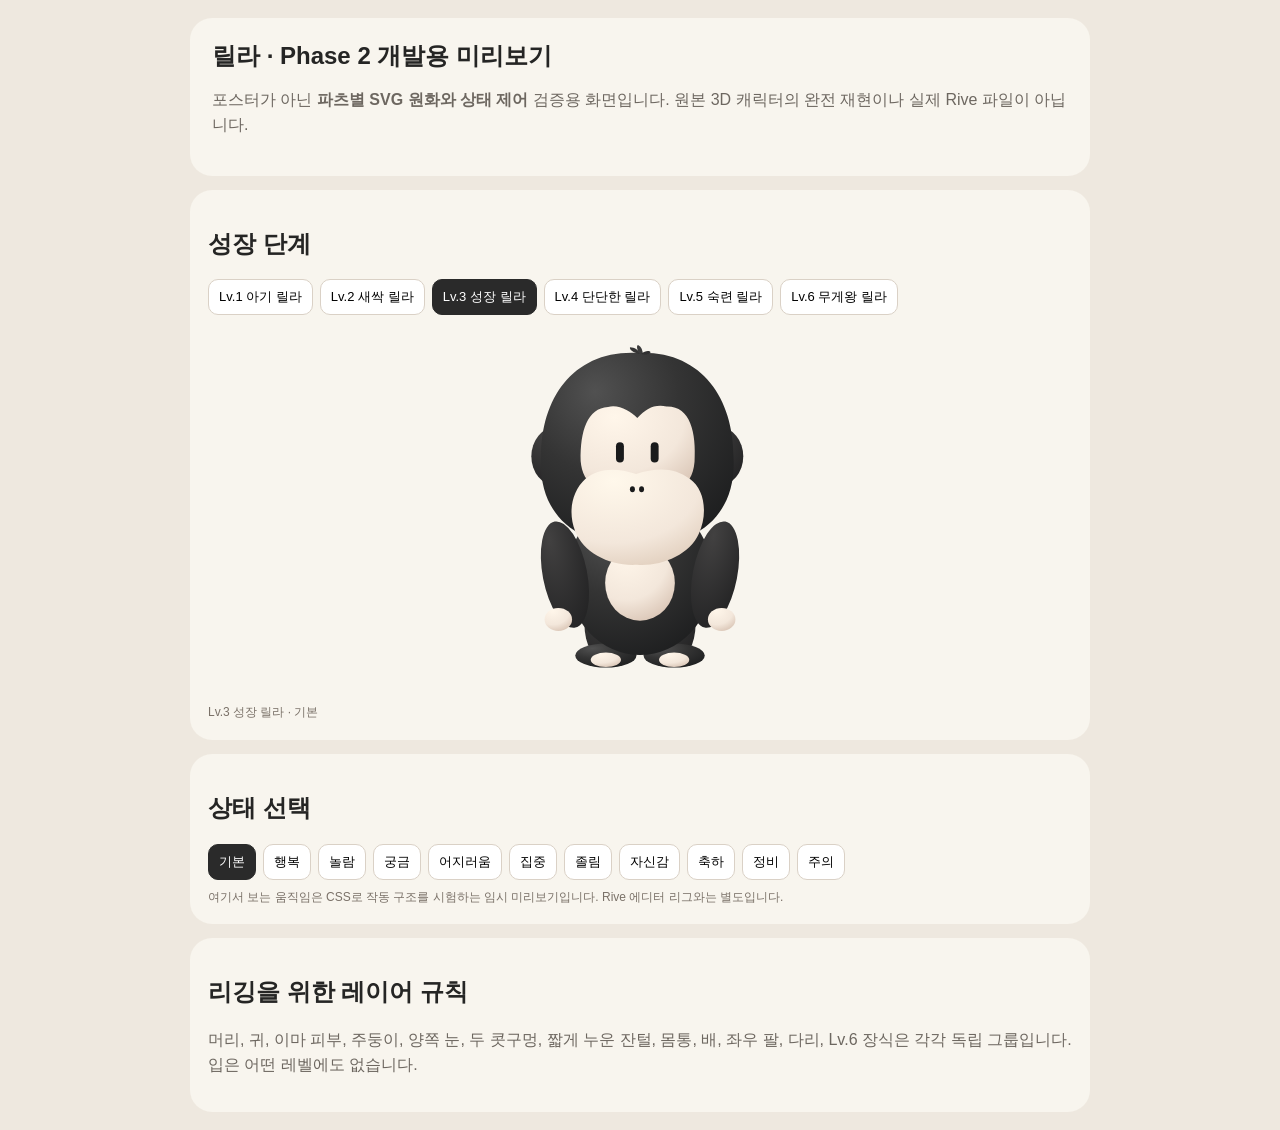
<file: assets/lila/lila_motion_preview.html>
<!doctype html><html lang="ko"><head><meta charset="utf-8"><meta name="viewport" content="width=device-width,initial-scale=1"><title>릴라 Phase 2 · 파츠와 모션 검증</title>
<style>
:root{font-family:-apple-system,BlinkMacSystemFont,"Apple SD Gothic Neo","Malgun Gothic",sans-serif;color:#252524;background:#eee8df}
*{box-sizing:border-box}body{margin:0;padding:18px}main{max-width:900px;margin:auto}
h1{font-size:24px;margin:0}p{color:#6d6760;line-height:1.55}.hero{padding:22px;background:#f8f5ee;border-radius:22px}
.panel{background:#f8f5ee;border-radius:22px;margin-top:14px;padding:18px}.flex{display:flex;flex-wrap:wrap;gap:7px}
button{cursor:pointer;font:inherit;font-size:13px;border:1px solid #dad1c6;background:white;border-radius:10px;padding:8px 10px}
button[aria-pressed=true]{background:#2a2a2a;color:white;border-color:#2a2a2a}
.stage{height:380px;display:flex;justify-content:center;align-items:center;position:relative;overflow:hidden}
.artwork{position:absolute;width:min(360px,100%);height:100%}.artwork svg{width:100%;height:100%;overflow:visible}
.symbol{position:absolute;font-size:46px;top:25px;right:20%;color:#ed9d48;transform:rotate(7deg);font-weight:850}
.stage [id^="body_torso"],.stage [id^="belly_skin"]{transform-origin:300px 440px;animation:breathe 3.4s ease-in-out infinite}
.stage [id="head_group"]{transform-box:fill-box;transform-origin:50% 75%;animation:tilt 5.5s ease-in-out infinite}
.stage [id^="eye_"]{transform-box:fill-box;transform-origin:center;animation:blink 5.8s infinite}
.stage[data-mood="sleepy"] [id^="eye_"]{transform:scaleY(.35);animation:none}
.stage[data-mood="focus"] [id^="eye_"]{transform:scaleY(.75);animation:none}
.stage[data-mood="happy"] [id^="eye_"]{transform:scaleY(.5) rotate(10deg);animation:none}
.stage[data-mood="surprise"] [id^="eye_"]{transform:scale(1.25);animation:none}
.stage[data-mood="celebrate"] .artwork svg{animation:hop .65s ease-in-out infinite alternate}
.stage[data-mood="dizzy"] .artwork svg{animation:wobble .9s ease-in-out infinite alternate}
.stage[data-mood="repairing"] [id="arm_right"]{transform-box:fill-box;transform-origin:50% 15%;animation:fix 1s ease-in-out infinite alternate}
.note{font-size:12px;margin:8px 0 0;color:#7a7168}
@keyframes breathe{50%{transform:scale(1.013,.985)}}
@keyframes blink{0%,40%,44%,100%{transform:scaleY(1)}42%{transform:scaleY(.06)}}
@keyframes tilt{33%{rotate:-1.8deg}70%{rotate:1.8deg}}
@keyframes hop{50%{transform:translateY(-14px)}}
@keyframes wobble{50%{transform:rotate(-3deg)}}
@keyframes fix{50%{transform:rotate(12deg)}}
@media(prefers-reduced-motion:reduce){*,*:before,*:after{animation:none!important;transition:none!important}}
</style></head><body><main>
<section class="hero"><h1>릴라 · Phase 2 개발용 미리보기</h1><p>포스터가 아닌 <strong>파츠별 SVG 원화와 상태 제어</strong> 검증용 화면입니다. 원본 3D 캐릭터의 완전 재현이나 실제 Rive 파일이 아닙니다.</p></section>
<section class="panel"><h2>성장 단계</h2><div class="flex" id="levels"><button type="button" class="level" data-level="1" aria-pressed="false">Lv.1 아기 릴라</button><button type="button" class="level" data-level="2" aria-pressed="false">Lv.2 새싹 릴라</button><button type="button" class="level" data-level="3" aria-pressed="true">Lv.3 성장 릴라</button><button type="button" class="level" data-level="4" aria-pressed="false">Lv.4 단단한 릴라</button><button type="button" class="level" data-level="5" aria-pressed="false">Lv.5 숙련 릴라</button><button type="button" class="level" data-level="6" aria-pressed="false">Lv.6 무게왕 릴라</button></div>
<div class="stage" id="stage" data-mood="idle"><div class="artwork" data-art="1" style="display:none"><svg xmlns="http://www.w3.org/2000/svg" viewBox="0 0 600 620" width="600" height="620" aria-label="릴라 아기 릴라" data-level="1" data-role="lila-layered-artwork">
  
<defs>
  <radialGradient id="furGrad_level1" cx="36%" cy="23%" r="89%" fx="28%" fy="20%">
    <stop offset="0%" stop-color="#515151"/>
    <stop offset="45%" stop-color="#343434"/>
    <stop offset="100%" stop-color="#1B1C1D"/>
  </radialGradient>
  <radialGradient id="furDark_level1" cx="30%" cy="15%" r="98%">
    <stop offset="0%" stop-color="#424141"/>
    <stop offset="100%" stop-color="#222223"/>
  </radialGradient>
  <radialGradient id="skinGrad_level1" cx="30%" cy="12%" r="98%">
    <stop offset="0%" stop-color="#FFF6EA"/>
    <stop offset="62%" stop-color="#F3E7DB"/>
    <stop offset="100%" stop-color="#D8C3B3"/>
  </radialGradient>
  <radialGradient id="skinMuzzle_level1" cx="32%" cy="12%" r="100%">
    <stop offset="0%" stop-color="#FFF8EB"/>
    <stop offset="65%" stop-color="#F3E7DB"/>
    <stop offset="100%" stop-color="#DFCCBA"/>
  </radialGradient>
  <linearGradient id="gold_level1" x1="0%" y1="0%" x2="100%" y2="100%">
    <stop offset="0%" stop-color="#FFE6A7"/>
    <stop offset="45%" stop-color="#E4AE50"/>
    <stop offset="100%" stop-color="#B27B2B"/>
  </linearGradient>
  <linearGradient id="capeRed_level1" x1="0%" y1="0%" x2="100%" y2="100%">
    <stop offset="0%" stop-color="#C84943"/>
    <stop offset="100%" stop-color="#8C2424"/>
  </linearGradient>
</defs>
  <g id="character_root">
    
    <g id="leg_left" data-pivot="230,461"><ellipse cx="218" cy="514" rx="67" ry="47" fill="url(#furDark_level1)"/></g>
        <g id="leg_right" data-pivot="370,461"><ellipse cx="382" cy="514" rx="67" ry="47" fill="url(#furDark_level1)"/></g>
        <g id="foot_left" data-pivot="218,530"><ellipse cx="197" cy="534" rx="34" ry="21" fill="url(#skinGrad_level1)"/></g>
        <g id="foot_right" data-pivot="382,530"><ellipse cx="403" cy="534" rx="34" ry="21" fill="url(#skinGrad_level1)"/></g>
    <g id="body_torso"><ellipse cx="300" cy="429" rx="106" ry="116" fill="url(#furGrad_level1)"/></g>
    <g id="belly_skin"><ellipse cx="300" cy="440" rx="50.9" ry="55.7" fill="url(#skinGrad_level1)"/></g>
    <g id="arm_left" data-pivot="191.2,359"><ellipse cx="191.2" cy="426" rx="31" ry="76" transform="rotate(-11 191.2 426)" fill="url(#furDark_level1)"/><ellipse cx="180.2" cy="489.1" rx="19.2" ry="16.1" fill="url(#skinGrad_level1)"/></g>
    <g id="arm_right" data-pivot="408.8,359"><ellipse cx="408.8" cy="426" rx="31" ry="76" transform="rotate(11 408.8 426)" fill="url(#furDark_level1)"/><ellipse cx="419.8" cy="489.1" rx="19.2" ry="16.1" fill="url(#skinGrad_level1)"/></g>
    <g id="head_group" transform="translate(300 222) scale(1.1) translate(-300 -187)">
    <g id="ear_left">
      <ellipse cx="166" cy="218" rx="40" ry="48" fill="url(#furDark_level1)"/>
      <ellipse cx="166" cy="220" rx="19" ry="27" fill="#2A2A2A"/>
    </g>
    <g id="ear_right">
      <ellipse cx="434" cy="218" rx="40" ry="48" fill="url(#furDark_level1)"/>
      <ellipse cx="434" cy="220" rx="19" ry="27" fill="#2A2A2A"/>
    </g>
    <g id="head_skull">
      <path d="M300 48 C197 43 142 120 142 219 C137 306 190 365 300 367 C410 365 463 306 458 219 C458 120 403 43 300 48Z" fill="url(#furGrad_level1)"/>
    </g>
    <g id="tuft_A" aria-label="머리에 붙어 짧게 누운 세 가닥 잔털">
      <path d="M303 50 C292 47 287 43 288 39 C296 39 301 44 305 48Z" fill="#353535"/>
      <path d="M304 50 C300 44 298 37 301 35 C307 38 308 43 309 48Z" fill="#3B3B3B"/>
      <path d="M306 50 C313 44 320 44 322 47 C319 50 313 52 306 50Z" fill="#303031"/>
    </g>
    <g id="forehead_skin">
      <path d="M207 226 C206 176 218 139 252 137 C269 132 289 144 300 155 C315 140 327 132 348 136 C387 135 397 178 394 227 C390 272 358 285 301 288 C237 285 210 263 207 226Z" fill="url(#skinGrad_level1)"/>
    </g>
    <g id="muzzle_skin">
      <path d="M215 255 C236 237 265 236 298 247 C333 235 363 237 386 255 C411 272 416 313 401 345 C386 380 338 399 300 396 C256 399 212 377 198 341 C186 310 192 276 215 255Z" fill="url(#skinMuzzle_level1)"/>
    </g>
    <g id="eye_left"><rect x="265" y="195" width="13" height="33" rx="6.5" fill="#191A1B"/></g>
    <g id="eye_right"><rect x="322" y="195" width="13" height="33" rx="6.5" fill="#191A1B"/></g>
    <g id="nostril_left"><ellipse cx="292" cy="272" rx="4.1" ry="4.8" fill="#191A1B"/></g>
    <g id="nostril_right"><ellipse cx="307" cy="272" rx="4.1" ry="4.8" fill="#191A1B"/></g>
  </g>
    
  </g>
</svg></div><div class="artwork" data-art="2" style="display:none"><svg xmlns="http://www.w3.org/2000/svg" viewBox="0 0 600 620" width="600" height="620" aria-label="릴라 새싹 릴라" data-level="2" data-role="lila-layered-artwork">
  
<defs>
  <radialGradient id="furGrad_level2" cx="36%" cy="23%" r="89%" fx="28%" fy="20%">
    <stop offset="0%" stop-color="#515151"/>
    <stop offset="45%" stop-color="#343434"/>
    <stop offset="100%" stop-color="#1B1C1D"/>
  </radialGradient>
  <radialGradient id="furDark_level2" cx="30%" cy="15%" r="98%">
    <stop offset="0%" stop-color="#424141"/>
    <stop offset="100%" stop-color="#222223"/>
  </radialGradient>
  <radialGradient id="skinGrad_level2" cx="30%" cy="12%" r="98%">
    <stop offset="0%" stop-color="#FFF6EA"/>
    <stop offset="62%" stop-color="#F3E7DB"/>
    <stop offset="100%" stop-color="#D8C3B3"/>
  </radialGradient>
  <radialGradient id="skinMuzzle_level2" cx="32%" cy="12%" r="100%">
    <stop offset="0%" stop-color="#FFF8EB"/>
    <stop offset="65%" stop-color="#F3E7DB"/>
    <stop offset="100%" stop-color="#DFCCBA"/>
  </radialGradient>
  <linearGradient id="gold_level2" x1="0%" y1="0%" x2="100%" y2="100%">
    <stop offset="0%" stop-color="#FFE6A7"/>
    <stop offset="45%" stop-color="#E4AE50"/>
    <stop offset="100%" stop-color="#B27B2B"/>
  </linearGradient>
  <linearGradient id="capeRed_level2" x1="0%" y1="0%" x2="100%" y2="100%">
    <stop offset="0%" stop-color="#C84943"/>
    <stop offset="100%" stop-color="#8C2424"/>
  </linearGradient>
</defs>
  <g id="character_root">
    
    <g id="leg_left" data-pivot="251.2,466">
          <ellipse cx="251.2" cy="508" rx="30.0" ry="64" fill="url(#furDark_level2)"/>
        </g>
        <g id="leg_right" data-pivot="348.8,466">
          <ellipse cx="348.8" cy="508" rx="30.0" ry="64" fill="url(#furDark_level2)"/>
        </g>
        <g id="foot_left" data-pivot="250.2,548">
          <ellipse cx="250.2" cy="561" rx="44.0" ry="20" fill="url(#furGrad_level2)"/>
          <ellipse cx="250.2" cy="568" rx="20.4" ry="12" fill="url(#skinGrad_level2)"/>
        </g>
        <g id="foot_right" data-pivot="349.8,548">
          <ellipse cx="349.8" cy="561" rx="44.0" ry="20" fill="url(#furGrad_level2)"/>
          <ellipse cx="349.8" cy="568" rx="20.4" ry="12" fill="url(#skinGrad_level2)"/>
        </g>
    <g id="body_torso"><ellipse cx="300" cy="429" rx="106" ry="119" fill="url(#furGrad_level2)"/></g>
    <g id="belly_skin"><ellipse cx="300" cy="440" rx="50.9" ry="57.1" fill="url(#skinGrad_level2)"/></g>
    <g id="arm_left" data-pivot="188.2,359"><ellipse cx="188.2" cy="426" rx="31" ry="83" transform="rotate(-11 188.2 426)" fill="url(#furDark_level2)"/><ellipse cx="177.2" cy="494.9" rx="19.2" ry="16.1" fill="url(#skinGrad_level2)"/></g>
    <g id="arm_right" data-pivot="411.8,359"><ellipse cx="411.8" cy="426" rx="31" ry="83" transform="rotate(11 411.8 426)" fill="url(#furDark_level2)"/><ellipse cx="422.8" cy="494.9" rx="19.2" ry="16.1" fill="url(#skinGrad_level2)"/></g>
    <g id="head_group" transform="translate(300 210) scale(1.055) translate(-300 -187)">
    <g id="ear_left">
      <ellipse cx="166" cy="218" rx="40" ry="48" fill="url(#furDark_level2)"/>
      <ellipse cx="166" cy="220" rx="19" ry="27" fill="#2A2A2A"/>
    </g>
    <g id="ear_right">
      <ellipse cx="434" cy="218" rx="40" ry="48" fill="url(#furDark_level2)"/>
      <ellipse cx="434" cy="220" rx="19" ry="27" fill="#2A2A2A"/>
    </g>
    <g id="head_skull">
      <path d="M300 48 C197 43 142 120 142 219 C137 306 190 365 300 367 C410 365 463 306 458 219 C458 120 403 43 300 48Z" fill="url(#furGrad_level2)"/>
    </g>
    <g id="tuft_A" aria-label="머리에 붙어 짧게 누운 세 가닥 잔털">
      <path d="M303 50 C292 47 287 43 288 39 C296 39 301 44 305 48Z" fill="#353535"/>
      <path d="M304 50 C300 44 298 37 301 35 C307 38 308 43 309 48Z" fill="#3B3B3B"/>
      <path d="M306 50 C313 44 320 44 322 47 C319 50 313 52 306 50Z" fill="#303031"/>
    </g>
    <g id="forehead_skin">
      <path d="M207 226 C206 176 218 139 252 137 C269 132 289 144 300 155 C315 140 327 132 348 136 C387 135 397 178 394 227 C390 272 358 285 301 288 C237 285 210 263 207 226Z" fill="url(#skinGrad_level2)"/>
    </g>
    <g id="muzzle_skin">
      <path d="M215 255 C236 237 265 236 298 247 C333 235 363 237 386 255 C411 272 416 313 401 345 C386 380 338 399 300 396 C256 399 212 377 198 341 C186 310 192 276 215 255Z" fill="url(#skinMuzzle_level2)"/>
    </g>
    <g id="eye_left"><rect x="265" y="195" width="13" height="33" rx="6.5" fill="#191A1B"/></g>
    <g id="eye_right"><rect x="322" y="195" width="13" height="33" rx="6.5" fill="#191A1B"/></g>
    <g id="nostril_left"><ellipse cx="292" cy="272" rx="4.1" ry="4.8" fill="#191A1B"/></g>
    <g id="nostril_right"><ellipse cx="307" cy="272" rx="4.1" ry="4.8" fill="#191A1B"/></g>
  </g>
    
  </g>
</svg></div><div class="artwork" data-art="3" style="display:block"><svg xmlns="http://www.w3.org/2000/svg" viewBox="0 0 600 620" width="600" height="620" aria-label="릴라 성장 릴라" data-level="3" data-role="lila-layered-artwork">
  
<defs>
  <radialGradient id="furGrad_level3" cx="36%" cy="23%" r="89%" fx="28%" fy="20%">
    <stop offset="0%" stop-color="#515151"/>
    <stop offset="45%" stop-color="#343434"/>
    <stop offset="100%" stop-color="#1B1C1D"/>
  </radialGradient>
  <radialGradient id="furDark_level3" cx="30%" cy="15%" r="98%">
    <stop offset="0%" stop-color="#424141"/>
    <stop offset="100%" stop-color="#222223"/>
  </radialGradient>
  <radialGradient id="skinGrad_level3" cx="30%" cy="12%" r="98%">
    <stop offset="0%" stop-color="#FFF6EA"/>
    <stop offset="62%" stop-color="#F3E7DB"/>
    <stop offset="100%" stop-color="#D8C3B3"/>
  </radialGradient>
  <radialGradient id="skinMuzzle_level3" cx="32%" cy="12%" r="100%">
    <stop offset="0%" stop-color="#FFF8EB"/>
    <stop offset="65%" stop-color="#F3E7DB"/>
    <stop offset="100%" stop-color="#DFCCBA"/>
  </radialGradient>
  <linearGradient id="gold_level3" x1="0%" y1="0%" x2="100%" y2="100%">
    <stop offset="0%" stop-color="#FFE6A7"/>
    <stop offset="45%" stop-color="#E4AE50"/>
    <stop offset="100%" stop-color="#B27B2B"/>
  </linearGradient>
  <linearGradient id="capeRed_level3" x1="0%" y1="0%" x2="100%" y2="100%">
    <stop offset="0%" stop-color="#C84943"/>
    <stop offset="100%" stop-color="#8C2424"/>
  </linearGradient>
</defs>
  <g id="character_root">
    
    <g id="leg_left" data-pivot="244.3,466">
          <ellipse cx="244.3" cy="508" rx="37.0" ry="64" fill="url(#furDark_level3)"/>
        </g>
        <g id="leg_right" data-pivot="355.7,466">
          <ellipse cx="355.7" cy="508" rx="37.0" ry="64" fill="url(#furDark_level3)"/>
        </g>
        <g id="foot_left" data-pivot="243.1,548">
          <ellipse cx="243.1" cy="561" rx="51.0" ry="20" fill="url(#furGrad_level3)"/>
          <ellipse cx="243.1" cy="568" rx="25.2" ry="12" fill="url(#skinGrad_level3)"/>
        </g>
        <g id="foot_right" data-pivot="356.9,548">
          <ellipse cx="356.9" cy="561" rx="51.0" ry="20" fill="url(#furGrad_level3)"/>
          <ellipse cx="356.9" cy="568" rx="25.2" ry="12" fill="url(#skinGrad_level3)"/>
        </g>
    <g id="body_torso"><ellipse cx="300" cy="429" rx="121" ry="131" fill="url(#furGrad_level3)"/></g>
    <g id="belly_skin"><ellipse cx="300" cy="440" rx="58.1" ry="62.9" fill="url(#skinGrad_level3)"/></g>
    <g id="arm_left" data-pivot="174.9,359"><ellipse cx="174.9" cy="426" rx="37" ry="90" transform="rotate(-11 174.9 426)" fill="url(#furDark_level3)"/><ellipse cx="163.9" cy="500.7" rx="22.9" ry="19.2" fill="url(#skinGrad_level3)"/></g>
    <g id="arm_right" data-pivot="425.1,359"><ellipse cx="425.1" cy="426" rx="37" ry="90" transform="rotate(11 425.1 426)" fill="url(#furDark_level3)"/><ellipse cx="436.1" cy="500.7" rx="22.9" ry="19.2" fill="url(#skinGrad_level3)"/></g>
    <g id="head_group" transform="translate(300 202) scale(1.015) translate(-300 -187)">
    <g id="ear_left">
      <ellipse cx="166" cy="218" rx="40" ry="48" fill="url(#furDark_level3)"/>
      <ellipse cx="166" cy="220" rx="19" ry="27" fill="#2A2A2A"/>
    </g>
    <g id="ear_right">
      <ellipse cx="434" cy="218" rx="40" ry="48" fill="url(#furDark_level3)"/>
      <ellipse cx="434" cy="220" rx="19" ry="27" fill="#2A2A2A"/>
    </g>
    <g id="head_skull">
      <path d="M300 48 C197 43 142 120 142 219 C137 306 190 365 300 367 C410 365 463 306 458 219 C458 120 403 43 300 48Z" fill="url(#furGrad_level3)"/>
    </g>
    <g id="tuft_A" aria-label="머리에 붙어 짧게 누운 세 가닥 잔털">
      <path d="M303 50 C292 47 287 43 288 39 C296 39 301 44 305 48Z" fill="#353535"/>
      <path d="M304 50 C300 44 298 37 301 35 C307 38 308 43 309 48Z" fill="#3B3B3B"/>
      <path d="M306 50 C313 44 320 44 322 47 C319 50 313 52 306 50Z" fill="#303031"/>
    </g>
    <g id="forehead_skin">
      <path d="M207 226 C206 176 218 139 252 137 C269 132 289 144 300 155 C315 140 327 132 348 136 C387 135 397 178 394 227 C390 272 358 285 301 288 C237 285 210 263 207 226Z" fill="url(#skinGrad_level3)"/>
    </g>
    <g id="muzzle_skin">
      <path d="M215 255 C236 237 265 236 298 247 C333 235 363 237 386 255 C411 272 416 313 401 345 C386 380 338 399 300 396 C256 399 212 377 198 341 C186 310 192 276 215 255Z" fill="url(#skinMuzzle_level3)"/>
    </g>
    <g id="eye_left"><rect x="265" y="195" width="13" height="33" rx="6.5" fill="#191A1B"/></g>
    <g id="eye_right"><rect x="322" y="195" width="13" height="33" rx="6.5" fill="#191A1B"/></g>
    <g id="nostril_left"><ellipse cx="292" cy="272" rx="4.1" ry="4.8" fill="#191A1B"/></g>
    <g id="nostril_right"><ellipse cx="307" cy="272" rx="4.1" ry="4.8" fill="#191A1B"/></g>
  </g>
    
  </g>
</svg></div><div class="artwork" data-art="4" style="display:none"><svg xmlns="http://www.w3.org/2000/svg" viewBox="0 0 600 620" width="600" height="620" aria-label="릴라 단단한 릴라" data-level="4" data-role="lila-layered-artwork">
  
<defs>
  <radialGradient id="furGrad_level4" cx="36%" cy="23%" r="89%" fx="28%" fy="20%">
    <stop offset="0%" stop-color="#515151"/>
    <stop offset="45%" stop-color="#343434"/>
    <stop offset="100%" stop-color="#1B1C1D"/>
  </radialGradient>
  <radialGradient id="furDark_level4" cx="30%" cy="15%" r="98%">
    <stop offset="0%" stop-color="#424141"/>
    <stop offset="100%" stop-color="#222223"/>
  </radialGradient>
  <radialGradient id="skinGrad_level4" cx="30%" cy="12%" r="98%">
    <stop offset="0%" stop-color="#FFF6EA"/>
    <stop offset="62%" stop-color="#F3E7DB"/>
    <stop offset="100%" stop-color="#D8C3B3"/>
  </radialGradient>
  <radialGradient id="skinMuzzle_level4" cx="32%" cy="12%" r="100%">
    <stop offset="0%" stop-color="#FFF8EB"/>
    <stop offset="65%" stop-color="#F3E7DB"/>
    <stop offset="100%" stop-color="#DFCCBA"/>
  </radialGradient>
  <linearGradient id="gold_level4" x1="0%" y1="0%" x2="100%" y2="100%">
    <stop offset="0%" stop-color="#FFE6A7"/>
    <stop offset="45%" stop-color="#E4AE50"/>
    <stop offset="100%" stop-color="#B27B2B"/>
  </linearGradient>
  <linearGradient id="capeRed_level4" x1="0%" y1="0%" x2="100%" y2="100%">
    <stop offset="0%" stop-color="#C84943"/>
    <stop offset="100%" stop-color="#8C2424"/>
  </linearGradient>
</defs>
  <g id="character_root">
    
    <g id="leg_left" data-pivot="233.8,466">
          <ellipse cx="233.8" cy="508" rx="44.0" ry="64" fill="url(#furDark_level4)"/>
        </g>
        <g id="leg_right" data-pivot="366.2,466">
          <ellipse cx="366.2" cy="508" rx="44.0" ry="64" fill="url(#furDark_level4)"/>
        </g>
        <g id="foot_left" data-pivot="232.3,548">
          <ellipse cx="232.3" cy="561" rx="58.0" ry="20" fill="url(#furGrad_level4)"/>
          <ellipse cx="232.3" cy="568" rx="29.9" ry="12" fill="url(#skinGrad_level4)"/>
        </g>
        <g id="foot_right" data-pivot="367.7,548">
          <ellipse cx="367.7" cy="561" rx="58.0" ry="20" fill="url(#furGrad_level4)"/>
          <ellipse cx="367.7" cy="568" rx="29.9" ry="12" fill="url(#skinGrad_level4)"/>
        </g>
    <g id="body_torso"><ellipse cx="300" cy="429" rx="144" ry="143" fill="url(#furGrad_level4)"/></g>
    <g id="belly_skin"><ellipse cx="300" cy="440" rx="69.1" ry="68.6" fill="url(#skinGrad_level4)"/></g>
    <g id="arm_left" data-pivot="152.1,359"><ellipse cx="152.1" cy="426" rx="45" ry="97" transform="rotate(-11 152.1 426)" fill="url(#furDark_level4)"/><ellipse cx="141.1" cy="506.5" rx="27.9" ry="23.4" fill="url(#skinGrad_level4)"/></g>
    <g id="arm_right" data-pivot="447.9,359"><ellipse cx="447.9" cy="426" rx="45" ry="97" transform="rotate(11 447.9 426)" fill="url(#furDark_level4)"/><ellipse cx="458.9" cy="506.5" rx="27.9" ry="23.4" fill="url(#skinGrad_level4)"/></g>
    <g id="head_group" transform="translate(300 195) scale(0.98) translate(-300 -187)">
    <g id="ear_left">
      <ellipse cx="166" cy="218" rx="40" ry="48" fill="url(#furDark_level4)"/>
      <ellipse cx="166" cy="220" rx="19" ry="27" fill="#2A2A2A"/>
    </g>
    <g id="ear_right">
      <ellipse cx="434" cy="218" rx="40" ry="48" fill="url(#furDark_level4)"/>
      <ellipse cx="434" cy="220" rx="19" ry="27" fill="#2A2A2A"/>
    </g>
    <g id="head_skull">
      <path d="M300 48 C197 43 142 120 142 219 C137 306 190 365 300 367 C410 365 463 306 458 219 C458 120 403 43 300 48Z" fill="url(#furGrad_level4)"/>
    </g>
    <g id="tuft_A" aria-label="머리에 붙어 짧게 누운 세 가닥 잔털">
      <path d="M303 50 C292 47 287 43 288 39 C296 39 301 44 305 48Z" fill="#353535"/>
      <path d="M304 50 C300 44 298 37 301 35 C307 38 308 43 309 48Z" fill="#3B3B3B"/>
      <path d="M306 50 C313 44 320 44 322 47 C319 50 313 52 306 50Z" fill="#303031"/>
    </g>
    <g id="forehead_skin">
      <path d="M207 226 C206 176 218 139 252 137 C269 132 289 144 300 155 C315 140 327 132 348 136 C387 135 397 178 394 227 C390 272 358 285 301 288 C237 285 210 263 207 226Z" fill="url(#skinGrad_level4)"/>
    </g>
    <g id="muzzle_skin">
      <path d="M215 255 C236 237 265 236 298 247 C333 235 363 237 386 255 C411 272 416 313 401 345 C386 380 338 399 300 396 C256 399 212 377 198 341 C186 310 192 276 215 255Z" fill="url(#skinMuzzle_level4)"/>
    </g>
    <g id="eye_left"><rect x="265" y="195" width="13" height="33" rx="6.5" fill="#191A1B"/></g>
    <g id="eye_right"><rect x="322" y="195" width="13" height="33" rx="6.5" fill="#191A1B"/></g>
    <g id="nostril_left"><ellipse cx="292" cy="272" rx="4.1" ry="4.8" fill="#191A1B"/></g>
    <g id="nostril_right"><ellipse cx="307" cy="272" rx="4.1" ry="4.8" fill="#191A1B"/></g>
  </g>
    
  </g>
</svg></div><div class="artwork" data-art="5" style="display:none"><svg xmlns="http://www.w3.org/2000/svg" viewBox="0 0 600 620" width="600" height="620" aria-label="릴라 숙련 릴라" data-level="5" data-role="lila-layered-artwork">
  
<defs>
  <radialGradient id="furGrad_level5" cx="36%" cy="23%" r="89%" fx="28%" fy="20%">
    <stop offset="0%" stop-color="#515151"/>
    <stop offset="45%" stop-color="#343434"/>
    <stop offset="100%" stop-color="#1B1C1D"/>
  </radialGradient>
  <radialGradient id="furDark_level5" cx="30%" cy="15%" r="98%">
    <stop offset="0%" stop-color="#424141"/>
    <stop offset="100%" stop-color="#222223"/>
  </radialGradient>
  <radialGradient id="skinGrad_level5" cx="30%" cy="12%" r="98%">
    <stop offset="0%" stop-color="#FFF6EA"/>
    <stop offset="62%" stop-color="#F3E7DB"/>
    <stop offset="100%" stop-color="#D8C3B3"/>
  </radialGradient>
  <radialGradient id="skinMuzzle_level5" cx="32%" cy="12%" r="100%">
    <stop offset="0%" stop-color="#FFF8EB"/>
    <stop offset="65%" stop-color="#F3E7DB"/>
    <stop offset="100%" stop-color="#DFCCBA"/>
  </radialGradient>
  <linearGradient id="gold_level5" x1="0%" y1="0%" x2="100%" y2="100%">
    <stop offset="0%" stop-color="#FFE6A7"/>
    <stop offset="45%" stop-color="#E4AE50"/>
    <stop offset="100%" stop-color="#B27B2B"/>
  </linearGradient>
  <linearGradient id="capeRed_level5" x1="0%" y1="0%" x2="100%" y2="100%">
    <stop offset="0%" stop-color="#C84943"/>
    <stop offset="100%" stop-color="#8C2424"/>
  </linearGradient>
</defs>
  <g id="character_root">
    
    <g id="leg_left" data-pivot="224.6,466">
          <ellipse cx="224.6" cy="508" rx="52.0" ry="64" fill="url(#furDark_level5)"/>
        </g>
        <g id="leg_right" data-pivot="375.4,466">
          <ellipse cx="375.4" cy="508" rx="52.0" ry="64" fill="url(#furDark_level5)"/>
        </g>
        <g id="foot_left" data-pivot="222.9,548">
          <ellipse cx="222.9" cy="561" rx="66.0" ry="20" fill="url(#furGrad_level5)"/>
          <ellipse cx="222.9" cy="568" rx="35.4" ry="12" fill="url(#skinGrad_level5)"/>
        </g>
        <g id="foot_right" data-pivot="377.1,548">
          <ellipse cx="377.1" cy="561" rx="66.0" ry="20" fill="url(#furGrad_level5)"/>
          <ellipse cx="377.1" cy="568" rx="35.4" ry="12" fill="url(#skinGrad_level5)"/>
        </g>
    <g id="body_torso"><ellipse cx="300" cy="429" rx="164" ry="152" fill="url(#furGrad_level5)"/></g>
    <g id="belly_skin"><ellipse cx="300" cy="440" rx="78.7" ry="73.0" fill="url(#skinGrad_level5)"/></g>
    <g id="arm_left" data-pivot="132.7,359"><ellipse cx="132.7" cy="426" rx="56" ry="104" transform="rotate(-11 132.7 426)" fill="url(#furDark_level5)"/><ellipse cx="121.7" cy="512.3" rx="34.7" ry="29.1" fill="url(#skinGrad_level5)"/></g>
    <g id="arm_right" data-pivot="467.3,359"><ellipse cx="467.3" cy="426" rx="56" ry="104" transform="rotate(11 467.3 426)" fill="url(#furDark_level5)"/><ellipse cx="478.3" cy="512.3" rx="34.7" ry="29.1" fill="url(#skinGrad_level5)"/></g>
    <g id="head_group" transform="translate(300 187) scale(0.96) translate(-300 -187)">
    <g id="ear_left">
      <ellipse cx="166" cy="218" rx="40" ry="48" fill="url(#furDark_level5)"/>
      <ellipse cx="166" cy="220" rx="19" ry="27" fill="#2A2A2A"/>
    </g>
    <g id="ear_right">
      <ellipse cx="434" cy="218" rx="40" ry="48" fill="url(#furDark_level5)"/>
      <ellipse cx="434" cy="220" rx="19" ry="27" fill="#2A2A2A"/>
    </g>
    <g id="head_skull">
      <path d="M300 48 C197 43 142 120 142 219 C137 306 190 365 300 367 C410 365 463 306 458 219 C458 120 403 43 300 48Z" fill="url(#furGrad_level5)"/>
    </g>
    <g id="tuft_A" aria-label="머리에 붙어 짧게 누운 세 가닥 잔털">
      <path d="M303 50 C292 47 287 43 288 39 C296 39 301 44 305 48Z" fill="#353535"/>
      <path d="M304 50 C300 44 298 37 301 35 C307 38 308 43 309 48Z" fill="#3B3B3B"/>
      <path d="M306 50 C313 44 320 44 322 47 C319 50 313 52 306 50Z" fill="#303031"/>
    </g>
    <g id="forehead_skin">
      <path d="M207 226 C206 176 218 139 252 137 C269 132 289 144 300 155 C315 140 327 132 348 136 C387 135 397 178 394 227 C390 272 358 285 301 288 C237 285 210 263 207 226Z" fill="url(#skinGrad_level5)"/>
    </g>
    <g id="muzzle_skin">
      <path d="M215 255 C236 237 265 236 298 247 C333 235 363 237 386 255 C411 272 416 313 401 345 C386 380 338 399 300 396 C256 399 212 377 198 341 C186 310 192 276 215 255Z" fill="url(#skinMuzzle_level5)"/>
    </g>
    <g id="eye_left"><rect x="265" y="195" width="13" height="33" rx="6.5" fill="#191A1B"/></g>
    <g id="eye_right"><rect x="322" y="195" width="13" height="33" rx="6.5" fill="#191A1B"/></g>
    <g id="nostril_left"><ellipse cx="292" cy="272" rx="4.1" ry="4.8" fill="#191A1B"/></g>
    <g id="nostril_right"><ellipse cx="307" cy="272" rx="4.1" ry="4.8" fill="#191A1B"/></g>
  </g>
    
  </g>
</svg></div><div class="artwork" data-art="6" style="display:none"><svg xmlns="http://www.w3.org/2000/svg" viewBox="0 0 600 620" width="600" height="620" aria-label="릴라 무게왕 릴라" data-level="6" data-role="lila-layered-artwork">
  
<defs>
  <radialGradient id="furGrad_level6" cx="36%" cy="23%" r="89%" fx="28%" fy="20%">
    <stop offset="0%" stop-color="#515151"/>
    <stop offset="45%" stop-color="#343434"/>
    <stop offset="100%" stop-color="#1B1C1D"/>
  </radialGradient>
  <radialGradient id="furDark_level6" cx="30%" cy="15%" r="98%">
    <stop offset="0%" stop-color="#424141"/>
    <stop offset="100%" stop-color="#222223"/>
  </radialGradient>
  <radialGradient id="skinGrad_level6" cx="30%" cy="12%" r="98%">
    <stop offset="0%" stop-color="#FFF6EA"/>
    <stop offset="62%" stop-color="#F3E7DB"/>
    <stop offset="100%" stop-color="#D8C3B3"/>
  </radialGradient>
  <radialGradient id="skinMuzzle_level6" cx="32%" cy="12%" r="100%">
    <stop offset="0%" stop-color="#FFF8EB"/>
    <stop offset="65%" stop-color="#F3E7DB"/>
    <stop offset="100%" stop-color="#DFCCBA"/>
  </radialGradient>
  <linearGradient id="gold_level6" x1="0%" y1="0%" x2="100%" y2="100%">
    <stop offset="0%" stop-color="#FFE6A7"/>
    <stop offset="45%" stop-color="#E4AE50"/>
    <stop offset="100%" stop-color="#B27B2B"/>
  </linearGradient>
  <linearGradient id="capeRed_level6" x1="0%" y1="0%" x2="100%" y2="100%">
    <stop offset="0%" stop-color="#C84943"/>
    <stop offset="100%" stop-color="#8C2424"/>
  </linearGradient>
</defs>
  <g id="character_root">
    <g id="cape_back" data-role="accessory-cape">
          <path d="M196 324 C141 366 124 443 113 569 C144 555 169 576 196 565 C219 557 232 572 246 561 L355 561 C379 574 402 553 430 568 C457 579 481 558 508 572 C492 451 475 359 403 325Z" fill="url(#capeRed_level6)"/>
          <path d="M194 343 C145 400 144 490 130 548" fill="none" stroke="#D65C55" stroke-width="9" opacity=".6"/>
        </g>
    <g id="leg_left" data-pivot="224.6,466">
          <ellipse cx="224.6" cy="508" rx="52.0" ry="64" fill="url(#furDark_level6)"/>
        </g>
        <g id="leg_right" data-pivot="375.4,466">
          <ellipse cx="375.4" cy="508" rx="52.0" ry="64" fill="url(#furDark_level6)"/>
        </g>
        <g id="foot_left" data-pivot="222.9,548">
          <ellipse cx="222.9" cy="561" rx="66.0" ry="20" fill="url(#furGrad_level6)"/>
          <ellipse cx="222.9" cy="568" rx="35.4" ry="12" fill="url(#skinGrad_level6)"/>
        </g>
        <g id="foot_right" data-pivot="377.1,548">
          <ellipse cx="377.1" cy="561" rx="66.0" ry="20" fill="url(#furGrad_level6)"/>
          <ellipse cx="377.1" cy="568" rx="35.4" ry="12" fill="url(#skinGrad_level6)"/>
        </g>
    <g id="body_torso"><ellipse cx="300" cy="429" rx="164" ry="152" fill="url(#furGrad_level6)"/></g>
    <g id="belly_skin"><ellipse cx="300" cy="440" rx="78.7" ry="73.0" fill="url(#skinGrad_level6)"/></g>
    <g id="arm_left" data-pivot="132.7,359"><ellipse cx="132.7" cy="426" rx="56" ry="111" transform="rotate(-11 132.7 426)" fill="url(#furDark_level6)"/><ellipse cx="121.7" cy="518.1" rx="34.7" ry="29.1" fill="url(#skinGrad_level6)"/></g>
    <g id="arm_right" data-pivot="467.3,359"><ellipse cx="467.3" cy="426" rx="56" ry="111" transform="rotate(11 467.3 426)" fill="url(#furDark_level6)"/><ellipse cx="478.3" cy="518.1" rx="34.7" ry="29.1" fill="url(#skinGrad_level6)"/></g>
    <g id="head_group" transform="translate(300 187) scale(0.96) translate(-300 -187)">
    <g id="ear_left">
      <ellipse cx="166" cy="218" rx="40" ry="48" fill="url(#furDark_level6)"/>
      <ellipse cx="166" cy="220" rx="19" ry="27" fill="#2A2A2A"/>
    </g>
    <g id="ear_right">
      <ellipse cx="434" cy="218" rx="40" ry="48" fill="url(#furDark_level6)"/>
      <ellipse cx="434" cy="220" rx="19" ry="27" fill="#2A2A2A"/>
    </g>
    <g id="head_skull">
      <path d="M300 48 C197 43 142 120 142 219 C137 306 190 365 300 367 C410 365 463 306 458 219 C458 120 403 43 300 48Z" fill="url(#furGrad_level6)"/>
    </g>
    <g id="tuft_A" aria-label="머리에 붙어 짧게 누운 세 가닥 잔털">
      <path d="M303 50 C292 47 287 43 288 39 C296 39 301 44 305 48Z" fill="#353535"/>
      <path d="M304 50 C300 44 298 37 301 35 C307 38 308 43 309 48Z" fill="#3B3B3B"/>
      <path d="M306 50 C313 44 320 44 322 47 C319 50 313 52 306 50Z" fill="#303031"/>
    </g>
    <g id="forehead_skin">
      <path d="M207 226 C206 176 218 139 252 137 C269 132 289 144 300 155 C315 140 327 132 348 136 C387 135 397 178 394 227 C390 272 358 285 301 288 C237 285 210 263 207 226Z" fill="url(#skinGrad_level6)"/>
    </g>
    <g id="muzzle_skin">
      <path d="M215 255 C236 237 265 236 298 247 C333 235 363 237 386 255 C411 272 416 313 401 345 C386 380 338 399 300 396 C256 399 212 377 198 341 C186 310 192 276 215 255Z" fill="url(#skinMuzzle_level6)"/>
    </g>
    <g id="eye_left"><rect x="265" y="195" width="13" height="33" rx="6.5" fill="#191A1B"/></g>
    <g id="eye_right"><rect x="322" y="195" width="13" height="33" rx="6.5" fill="#191A1B"/></g>
    <g id="nostril_left"><ellipse cx="292" cy="272" rx="4.1" ry="4.8" fill="#191A1B"/></g>
    <g id="nostril_right"><ellipse cx="307" cy="272" rx="4.1" ry="4.8" fill="#191A1B"/></g>
  </g>
    <g id="crown_front" data-role="accessory-crown">
          <path d="M245 88 L238 35 L268 60 L300 22 L333 60 L364 35 L357 88Z" fill="url(#gold_level6)" stroke="#AF792C" stroke-width="3" stroke-linejoin="round"/>
          <rect x="244" y="82" width="113" height="15" rx="7" fill="url(#gold_level6)" stroke="#AF792C" stroke-width="2"/>
          <circle cx="300" cy="67" r="6" fill="#7C9EA2"/>
          <circle cx="238" cy="34" r="7" fill="#FFDE98"/>
          <circle cx="300" cy="21" r="7" fill="#FFDE98"/>
          <circle cx="365" cy="34" r="7" fill="#FFDE98"/>
        </g>
  </g>
</svg></div><div class="symbol" id="symbol" aria-live="polite"></div></div>
<p class="note" id="stateLabel">Lv.3 성장 릴라 · 기본</p>
</section>
<section class="panel"><h2>상태 선택</h2><div class="flex" id="moods"><button type="button" class="mood" data-mood="idle" aria-pressed="true">기본</button><button type="button" class="mood" data-mood="happy" aria-pressed="false">행복</button><button type="button" class="mood" data-mood="surprise" aria-pressed="false">놀람</button><button type="button" class="mood" data-mood="curious" aria-pressed="false">궁금</button><button type="button" class="mood" data-mood="dizzy" aria-pressed="false">어지러움</button><button type="button" class="mood" data-mood="focus" aria-pressed="false">집중</button><button type="button" class="mood" data-mood="sleepy" aria-pressed="false">졸림</button><button type="button" class="mood" data-mood="confident" aria-pressed="false">자신감</button><button type="button" class="mood" data-mood="celebrate" aria-pressed="false">축하</button><button type="button" class="mood" data-mood="repairing" aria-pressed="false">정비</button><button type="button" class="mood" data-mood="warning" aria-pressed="false">주의</button></div>
<p class="note">여기서 보는 움직임은 CSS로 작동 구조를 시험하는 임시 미리보기입니다. Rive 에디터 리그와는 별도입니다.</p></section>
<section class="panel"><h2>리깅을 위한 레이어 규칙</h2><p>머리, 귀, 이마 피부, 주둥이, 양쪽 눈, 두 콧구멍, 짧게 누운 잔털, 몸통, 배, 좌우 팔, 다리, Lv.6 장식은 각각 독립 그룹입니다. 입은 어떤 레벨에도 없습니다.</p></section>
</main><script>
(function(){
const stage=document.getElementById('stage'),sym=document.getElementById('symbol'),label=document.getElementById('stateLabel');
let level=3,mood='idle';
const glyphs={idle:'',happy:'♥',surprise:'!',curious:'?',dizzy:'@',focus:'•',sleepy:'Zzz',confident:'✦',celebrate:'✧',repairing:'⚙',warning:'!'};
function render(){
document.querySelectorAll('[data-art]').forEach(e=>e.style.display=Number(e.dataset.art)===level?'block':'none');
stage.dataset.mood=mood;sym.textContent=glyphs[mood]||'';
document.querySelectorAll('button[data-level]').forEach(e=>e.setAttribute('aria-pressed',String(Number(e.dataset.level)===level)));
document.querySelectorAll('button[data-mood]').forEach(e=>e.setAttribute('aria-pressed',String(e.dataset.mood===mood)));
label.textContent='Lv.'+level+' '+({1:'아기',2:'새싹',3:'성장',4:'단단한',5:'숙련',6:'무게왕'}[level])+' 릴라 · '+({idle:'기본',happy:'행복',surprise:'놀람',curious:'궁금',dizzy:'어지러움',focus:'집중',sleepy:'졸림',confident:'자신감',celebrate:'축하',repairing:'정비',warning:'주의'}[mood]);
}
document.getElementById('levels').addEventListener('click',e=>{const b=e.target.closest('button[data-level]');if(b){level=+b.dataset.level;render()}});
document.getElementById('moods').addEventListener('click',e=>{const b=e.target.closest('button[data-mood]');if(b){mood=b.dataset.mood;render()}});
render();
})();
</script></body></html>
</file>
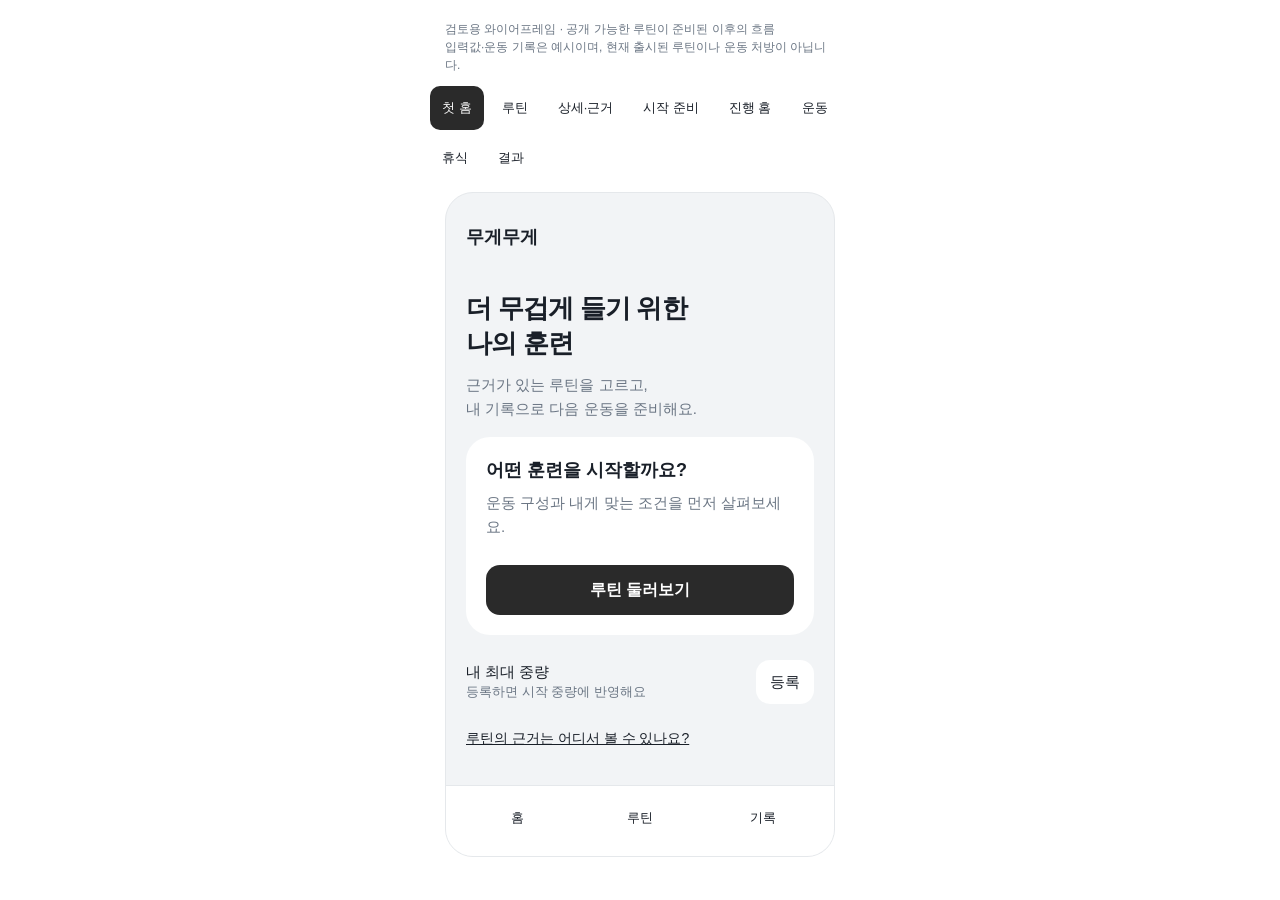
<file: docs/wireframes/routine-first.html>
<!doctype html><html lang="ko"><meta charset="utf-8"><meta name="viewport" content="width=device-width,initial-scale=1"><title>무게무게 루틴 중심 와이어프레임</title><body><div id="mm-flow" class="viz-dotted-background">
<style>
#mm-flow{font-family:-apple-system,BlinkMacSystemFont,'Apple SD Gothic Neo',sans-serif;color:light-dark(#191f28,#f2f4f6);padding:12px;--mm-bg:light-dark(#f2f4f6,#171719);--mm-card:light-dark(#fff,#242426);--mm-muted:light-dark(#6b7684,#b0b8c1);--mm-line:light-dark(#e5e8eb,#39393d)}
#mm-flow *{box-sizing:border-box}#mm-flow .steps{display:flex;flex-wrap:wrap;gap:6px;max-width:420px;margin:0 auto 12px}#mm-flow button{font:inherit;color:inherit;border:0;cursor:pointer}#mm-flow .steps button{padding:10px 12px;background:var(--mm-card);border-radius:10px;font-size:13px;min-height:44px}#mm-flow .steps button[aria-pressed=true]{background:#2a2a2a;color:#fff}#mm-flow .phone{max-width:390px;margin:auto;background:var(--mm-bg);border:1px solid var(--mm-line);border-radius:28px;overflow:hidden}#mm-flow header{padding:22px 20px 12px;display:flex;align-items:center;justify-content:space-between;font-size:18px;font-weight:600}#mm-flow header button{background:transparent;min-height:44px;min-width:44px}#mm-flow main{padding:12px 20px 24px;min-height:490px}#mm-flow h2{font-size:26px;line-height:1.35;margin:8px 0 12px;letter-spacing:-.8px}#mm-flow h3{font-size:18px;margin:0 0 8px;line-height:1.45}#mm-flow p{font-size:15px;line-height:1.6;margin:6px 0 16px}#mm-flow .muted{color:var(--mm-muted)}#mm-flow .panel{padding:20px;border-radius:24px;background:var(--mm-card);margin:12px 0}#mm-flow .primary{background:#2a2a2a;color:#fff;border-radius:14px;min-height:50px;width:100%;padding:12px 16px;font-weight:600;margin-top:10px}#mm-flow .secondary{background:var(--mm-card);min-height:44px;border-radius:14px;padding:10px 14px}#mm-flow .row{display:flex;justify-content:space-between;align-items:center;gap:12px;padding:13px 0;font-size:15px}#mm-flow .row+.row{border-top:1px solid var(--mm-line)}#mm-flow .sub{font-size:13px;color:var(--mm-muted);line-height:1.5}#mm-flow .tag{display:inline-block;background:var(--mm-bg);padding:5px 9px;border-radius:8px;font-size:12px;margin:2px 3px 8px 0}#mm-flow nav{display:flex;background:var(--mm-card);border-top:1px solid var(--mm-line);padding:10px 10px 16px}#mm-flow nav button{flex:1;background:transparent;font-size:13px;min-height:44px}#mm-flow nav svg{display:block;margin:0 auto 4px;width:21px;height:21px}#mm-flow .metric{font-size:36px;font-weight:700;letter-spacing:-1px}#mm-flow input{font:inherit;font-size:24px;width:100px;padding:10px;border:1px solid var(--mm-line);border-radius:12px;background:var(--mm-bg);color:inherit;text-align:right}#mm-flow details{border-top:1px solid var(--mm-line);padding:14px 0;font-size:14px;line-height:1.6}#mm-flow summary{min-height:36px;cursor:pointer;font-weight:600}#mm-flow .notice{max-width:390px;margin:0 auto 12px;font-size:12px;line-height:1.5;color:var(--mm-muted)}#mm-flow .chips{display:flex;flex-wrap:wrap;gap:8px}#mm-flow .chips button{padding:10px 12px;background:var(--mm-bg);border-radius:12px;min-height:44px;font-size:14px}#mm-flow .chips button[aria-pressed=true]{background:#2a2a2a;color:#fff}#mm-flow .plot{display:flex;gap:14px;align-items:flex-end;height:90px;padding-top:12px}#mm-flow .bar{background:light-dark(#444,#ddd);width:32px;border-radius:5px 5px 0 0}#mm-flow .bar.light{opacity:.4}#mm-flow .plot span{font-size:12px}#mm-flow .plot div{text-align:center}#mm-flow .link{background:transparent;text-align:left;padding:10px 0;min-height:44px;font-size:14px;text-decoration:underline}
</style>
<div class="notice">검토용 와이어프레임 · 공개 가능한 루틴이 준비된 이후의 흐름<br>입력값·운동 기록은 예시이며, 현재 출시된 루틴이나 운동 처방이 아닙니다.</div>
<div class="steps" aria-label="화면 선택"></div>
<div class="phone"><header><span>무게무게</span><button aria-label="홈으로" data-go="home"><i data-lucide="house" aria-hidden="true"></i></button></header><main aria-live="polite"></main><nav><button data-go="home"><i data-lucide="house" aria-hidden="true"></i>홈</button><button data-go="library"><i data-lucide="dumbbell" aria-hidden="true"></i>루틴</button><button data-go="result"><i data-lucide="chart-no-axes-column" aria-hidden="true"></i>기록</button></nav></div>
<script>
(()=>{const root=document.getElementById('mm-flow');const main=root.querySelector('main');const steps=[['home','첫 홈'],['library','루틴'],['detail','상세·근거'],['setup','시작 준비'],['today','진행 홈'],['workout','운동'],['rest','휴식'],['result','결과']];let page='home',squat=100,bench=100,weight=65,reason='';
const action=(label,to)=>`<button class="primary" data-go="${to}">${label}</button>`;
const screens={
home:()=>`<h2>더 무겁게 들기 위한<br>나의 훈련</h2><p class="muted">근거가 있는 루틴을 고르고,<br>내 기록으로 다음 운동을 준비해요.</p><div class="panel"><h3>어떤 훈련을 시작할까요?</h3><p class="muted">운동 구성과 내게 맞는 조건을 먼저 살펴보세요.</p>${action('루틴 둘러보기','library')}</div><div class="row"><div>내 최대 중량<div class="sub">등록하면 시작 중량에 반영해요</div></div><button class="secondary" data-go="setup">등록</button></div><button class="link" data-go="detail">루틴의 근거는 어디서 볼 수 있나요?</button>`,
library:()=>`<h2>루틴 선택</h2><p class="muted">목표와 일정, 운동 구성을 확인하세요.</p><div class="panel"><span class="tag">스쿼트 · 벤치프레스</span><h3>중량 비율로 진행하는<br>8주 훈련</h3><p class="sub">주 3회 · 바벨·랙·벤치 필요<br>저항훈련 경험자를 대상으로 한 연구 기반</p><div class="row"><span>중량 결정</span><span>등록한 1RM 기준</span></div><div class="row"><span>데드리프트</span><span>포함하지 않음</span></div>${action('구성 살펴보기','detail')}</div><p class="sub">시안에서는 한 프로그램만 표시합니다.<br>실제 공개 개수는 검토를 마친 정의에 따라 정합니다.</p>`,
detail:()=>`<span class="tag">연구 조건 재현</span><h2>스쿼트·벤치<br>8주 훈련</h2><p class="muted">주차별 중량과 반복수가 정해진 구성</p><div class="panel"><h3>첫 운동은 이렇게 해요</h3><div class="row"><span>스쿼트</span><span>2세트 × 8회</span></div><div class="row"><span>벤치프레스</span><span>2세트 × 8회</span></div><p class="sub">첫날 중량 1RM의 65% · 세트 사이 5–7분<br>두 종목 사이 10분 · 연속되지 않는 주 3일</p></div><details><summary>어떤 사람을 연구했나요?</summary>19–35세 저항훈련 경험 남성. 연구에 참여한 조건과 앱의 적용 조건은 구분해야 합니다. 표본과 다르다는 사실만으로 위험하거나 효과가 없다고 단정하지 않습니다.</details><details><summary>무엇을 확인한 연구인가요?</summary>Helms 등(2018)은 1RM 비율 방식과 RPE 방식을 비교했습니다. 두 그룹 모두 향상됐으며, 그룹 간 차이는 통계적으로 유의하지 않았습니다. 개인의 성장량을 보장하지 않습니다.</details><details><summary>달라지거나 확인이 필요한 조건</summary>데드리프트는 다루지 않았습니다. 감독하의 소규모 연구이며 장기 정체·통증·수면에 대한 처방을 제공하지 않습니다. 실제 출시 전 적용 범위와 전체 규칙 검토가 필요합니다.</details>${action('내 조건으로 준비하기','setup')}`,
setup:()=>`<h2>시작 중량을<br>준비해요</h2><p class="muted">시안의 조건 확인이 끝난 상태예요.<br>실제 앱에서는 필요한 조건을 먼저 확인합니다.</p><div class="panel"><h3>등록한 최대 중량</h3><label class="row"><span>스쿼트</span><span><input id="squat-value" aria-label="스쿼트 최대 중량" type="number" min="1" max="2000" value="${squat}"> kg</span></label><label class="row"><span>벤치프레스</span><span><input id="bench-value" aria-label="벤치프레스 최대 중량" type="number" min="1" max="2000" value="${bench}"> kg</span></label><p class="sub">예시: 측정값 사용 · 측정일·장비 조건도 연결</p></div><p id="preview-load">첫 스쿼트 계산값 ${(squat*.65).toFixed(1)} kg</p><p class="sub">실제 장비로 가능한 중량을 확인해 선택합니다. 계산값과 선택값을 따로 보존해요.</p>${action('이 루틴으로 시작','today')}`,
today:()=>`<p class="sub">내 8주 훈련 · 1주차</p><h2>오늘의 운동</h2><div class="panel"><h3>스쿼트 · 벤치프레스</h3><p class="muted">첫 번째 운동 · 총 4세트</p><div class="row"><span>스쿼트</span><span>${(squat*.65).toFixed(1)} kg · 8회 × 2</span></div><div class="row"><span>벤치프레스</span><span>${(bench*.65).toFixed(1)} kg · 8회 × 2</span></div>${action('오늘 운동 시작','workout')}</div><button class="link" data-go="detail">전체 일정과 훈련 근거 보기</button><div class="row"><span>내 최대 중량</span><button class="secondary" data-go="setup">보기·수정</button></div>`,
workout:()=>`<p class="sub">스쿼트 · 1 / 2세트</p><h2>8회 들어 주세요</h2><div class="panel"><div class="metric">${weight} <span class="sub">kg</span></div><p class="sub">시작 목표 ${(squat*.65).toFixed(1)} kg · 8회</p><button class="secondary" id="change-weight">중량 바꾸기</button><div id="reason-area" hidden><p>바꾼 이유가 있나요?</p><div class="chips"><button data-reason="힘이 부족했어요">힘 부족</button><button data-reason="장비 때문에">장비</button><button data-reason="통증·불편함">통증·불편함</button></div><p class="sub" id="reason-label">선택하지 않아도 실제 기록은 남아요.</p></div></div><p class="sub" id="workout-message">완료 후 실제 횟수를 확인해 저장해요.</p>${action('수행 기록 · 휴식 시작','rest')}<button class="link" data-go="result">오늘 운동 종료</button>`,
rest:()=>`<p class="sub">스쿼트 1세트 기록됨</p><h2>잠시 쉬어 주세요</h2><div class="panel"><div class="metric">5:00</div><p class="muted">목표 휴식 5–7분</p><p class="sub">시안의 정지된 타이머입니다.<br>실제 앱은 경과시간과 종료 방식을 기록합니다.</p>${action('휴식 마치고 다음 세트','workout')}</div><div class="row"><span>방금 수행</span><span>${weight} kg · 8회</span></div><button class="link" data-go="result">오늘 운동 종료</button>`,
result:()=>`<h2>오늘의 운동 기록</h2><p class="muted">예시 · 스쿼트 2세트 수행 후 종료</p><div class="panel"><div class="row"><span>1세트</span><span>65 → 60 kg · 8 → 6회</span></div><div class="row"><span>2세트</span><span>65 → 60 kg · 8 → 8회</span></div><div class="row"><span>세트 사이 휴식</span><span>5–7분 → 4분</span></div><div class="row"><span>벤치프레스</span><span>미수행</span></div><p class="sub">스쿼트 목표 16회 중 14회 수행 · 87.5%<br>수행 비율이며 성장 효과 비율이 아닙니다.</p></div><div class="panel"><h3>다음 운동에서 참고해요</h3><p>60 kg으로 낮춰 수행했고,<br>힘이 부족했다고 기록했어요.</p><p class="sub">다음 운동 구성과 조건을 함께 보여주고 중량 선택에 참고합니다. 이 기록만으로 1RM을 낮추지 않아요.</p></div>${action('홈으로','today')}`
};function render(next){page=next;root.querySelector('.steps').innerHTML=steps.map(([id,label])=>`<button data-go="${id}" aria-pressed="${id===page}">${label}</button>`).join('');main.innerHTML=screens[page]();if(window.lucide)lucide.createIcons();}
root.addEventListener('click',e=>{const b=e.target.closest('button');if(!b)return;if(b.dataset.go){if(page==='setup'){const s=Number(root.querySelector('#squat-value').value),v=Number(root.querySelector('#bench-value').value);if(!(s>0&&s<=2000&&v>0&&v<=2000))return;squat=s;bench=v;weight=Number((squat*.65).toFixed(1));}render(b.dataset.go);}if(b.id==='change-weight'){weight=Math.max(0,weight-5);root.querySelector('.metric').innerHTML=weight+' <span class="sub">kg</span>';root.querySelector('#reason-area').hidden=false;}if(b.dataset.reason){reason=b.dataset.reason;b.setAttribute('aria-pressed','true');root.querySelector('#reason-label').textContent=reason+' · 자기보고';if(reason==='통증·불편함'){root.querySelector('#workout-message').textContent='진행을 멈췄어요. 기록을 남기고 종료할 수 있어요.';const a=main.querySelector('.primary');a.textContent='기록을 남기고 종료';a.dataset.go='result';}}});root.addEventListener('input',e=>{if(e.target.id==='squat-value')root.querySelector('#preview-load').textContent='첫 스쿼트 계산값 '+(Number(e.target.value)*.65).toFixed(1)+' kg';});render('home');})();
</script>
</div>
</body></html>
</file>
